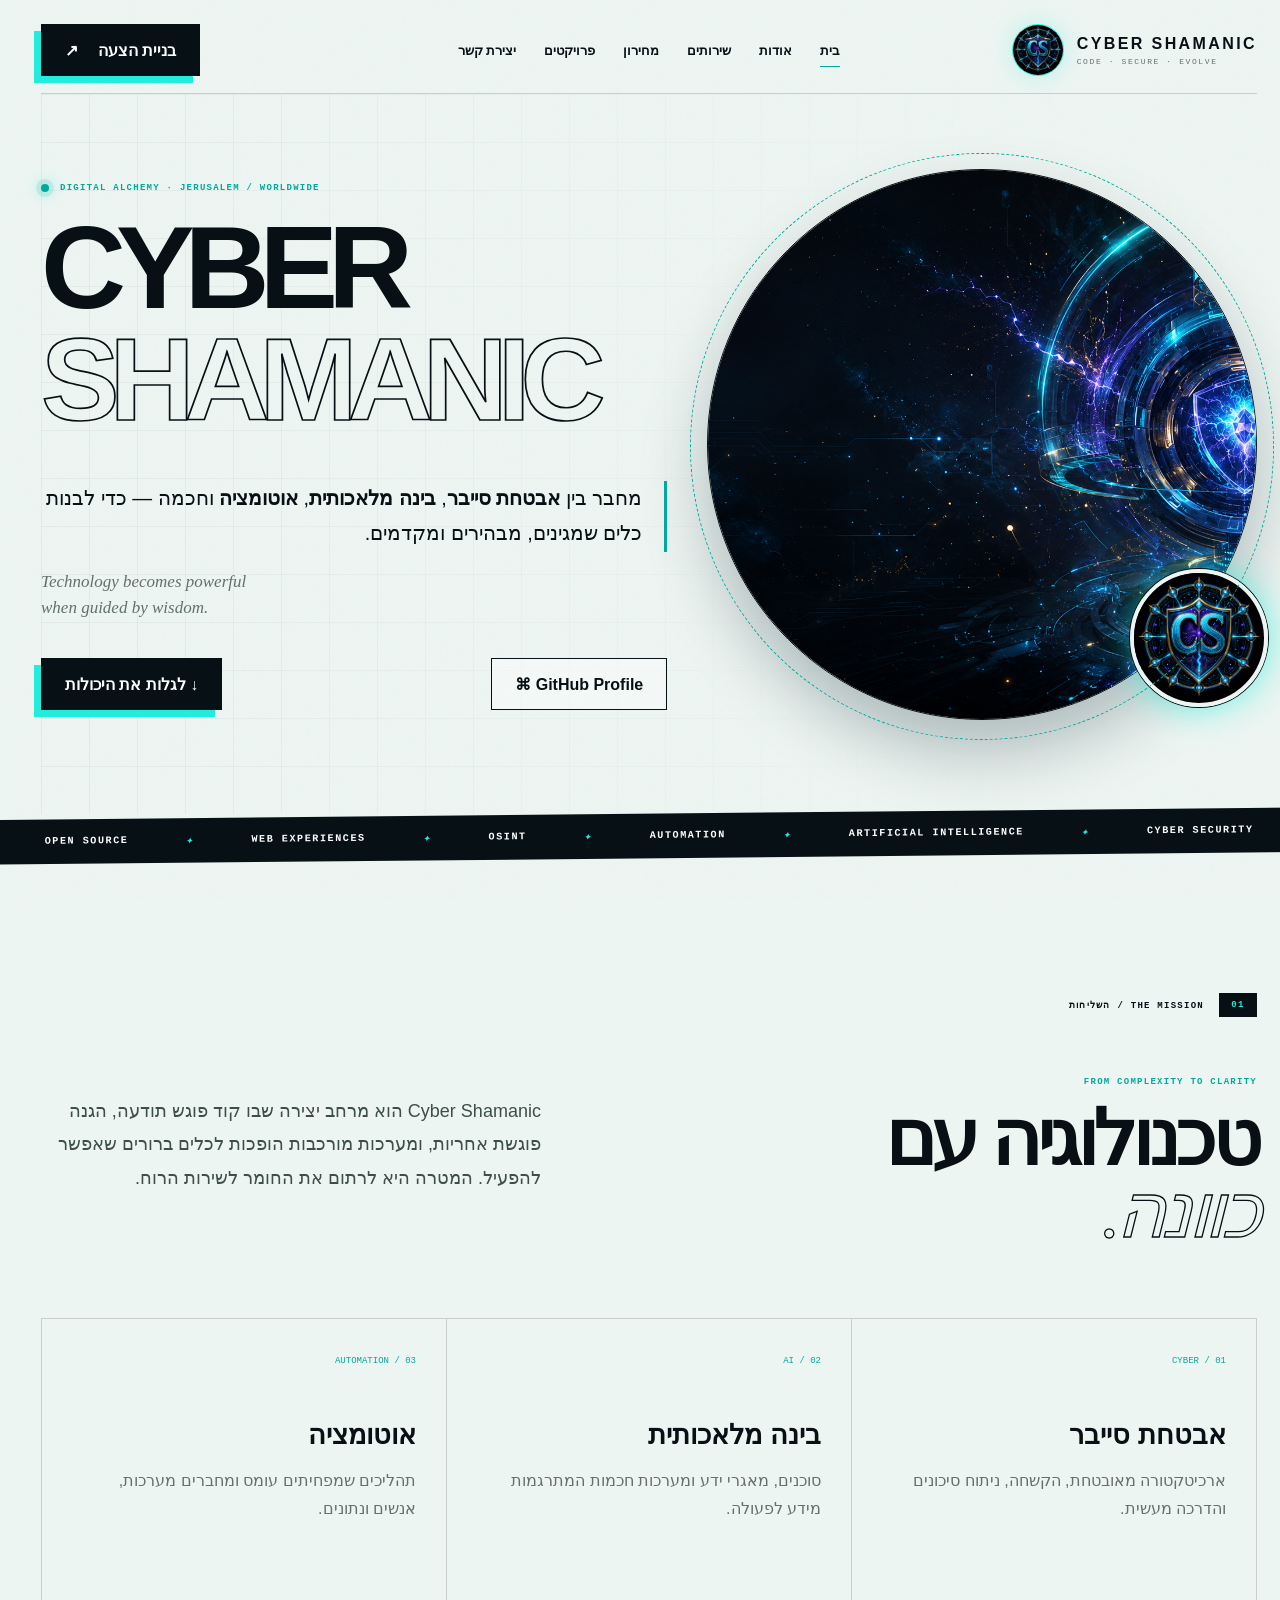
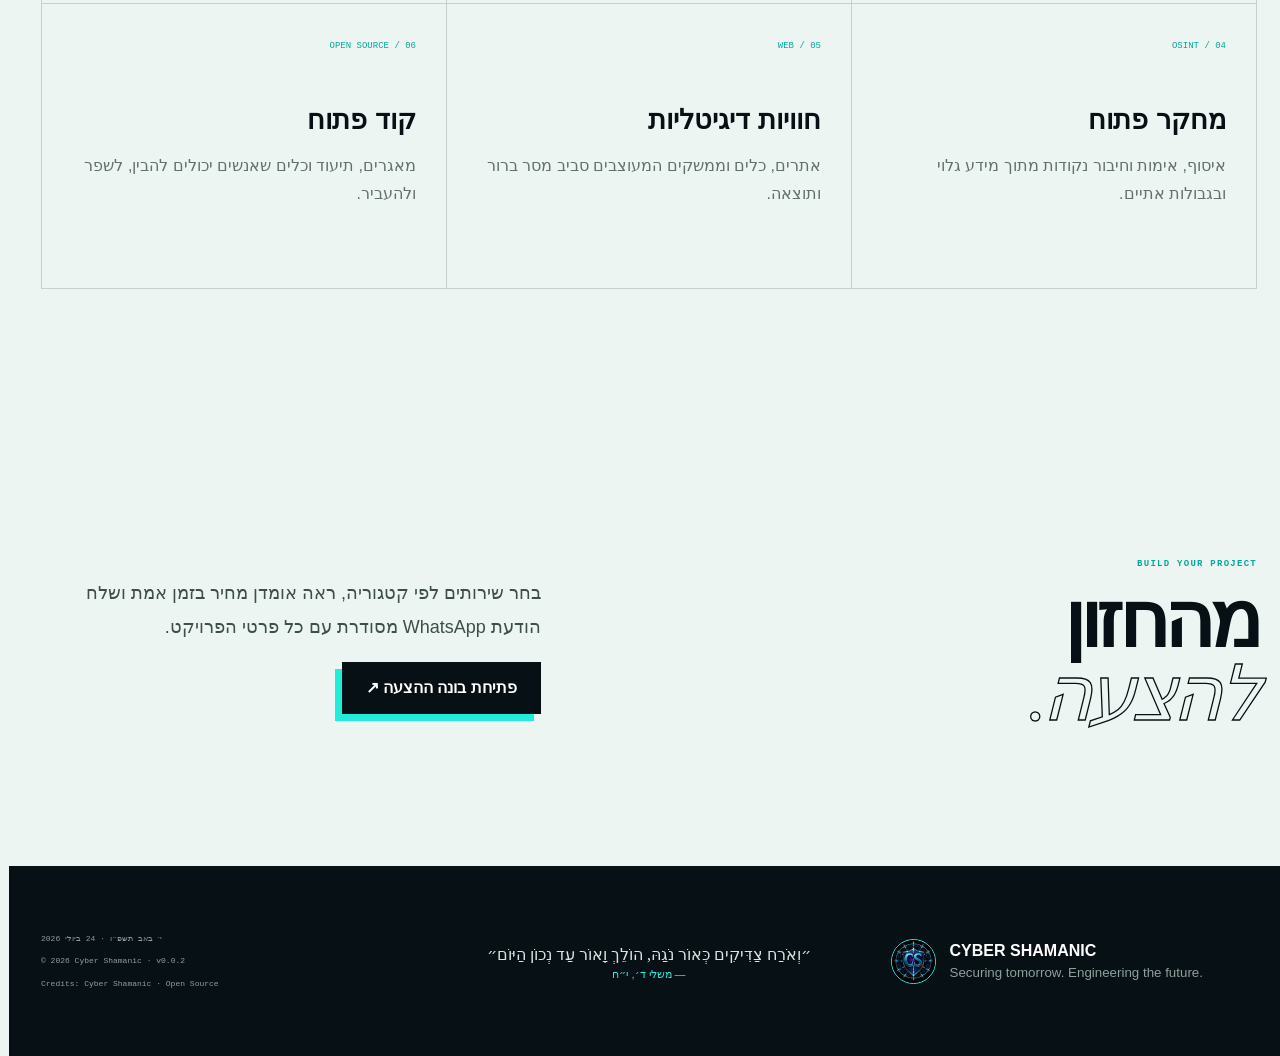
<file: index.html>
<!doctype html>
<html lang="he" dir="rtl">
<head>
  <meta charset="utf-8"><meta name="viewport" content="width=device-width,initial-scale=1">
  <meta name="theme-color" content="#071014">
  <meta name="description" content="Cyber Shamanic — Cybersecurity, AI, Automation, OSINT, Web and Open Source.">
  <title>Cyber Shamanic | Code · Secure · Evolve</title>
  <link rel="icon" href="assets/favicon.ico"><link rel="stylesheet" href="assets/css/site.css">
</head>
<body>
  <div class="noise" aria-hidden="true"></div>
  <header class="header wrap">
    <a class="brand" href="index.html"><img src="assets/images/logo-cs.png" alt=""><span><strong>CYBER SHAMANIC</strong><small>CODE · SECURE · EVOLVE</small></span></a>
    <nav class="nav" data-menu aria-label="ניווט ראשי"><a class="active" href="index.html">בית</a><a href="about.html">אודות</a><a href="services.html">שירותים</a><a href="pricing.html">מחירון</a><a href="projects.html">פרויקטים</a><a href="contact.html">יצירת קשר</a></nav>
    <button class="menu-button" type="button" data-menu-button aria-expanded="false" aria-label="פתיחת תפריט">☰</button>
    <a class="btn btn-dark" href="services.html#configure">בניית הצעה <span>↗</span></a>
  </header>
  <main>
    <section class="hero wrap">
      <div class="hero-copy">
        <div class="eyebrow"><span class="dot"></span>DIGITAL ALCHEMY · JERUSALEM / WORLDWIDE</div>
        <h1>CYBER<span>SHAMANIC</span></h1>
        <p class="hero-he">מחבר בין <strong>אבטחת סייבר</strong>, <strong>בינה מלאכותית</strong>, <strong>אוטומציה</strong> וחכמה — כדי לבנות כלים שמגינים, מבהירים ומקדמים.</p>
        <p class="motto">Technology becomes powerful<br>when guided by wisdom.</p>
        <div class="actions"><a class="btn btn-dark" href="services.html">לגלות את היכולות ↓</a><a class="btn btn-ghost" href="https://github.com/Cyber-Shamanic" target="_blank" rel="noreferrer">⌘ GitHub Profile</a></div>
      </div>
      <div class="hero-art" aria-hidden="true"><img src="assets/images/hero-cyber-shamanic.png" alt=""><img class="logo" src="assets/images/logo-cs.png" alt=""></div>
    </section>
    <div class="strip"><div><span>CYBER SECURITY</span><i>✦</i><span>ARTIFICIAL INTELLIGENCE</span><i>✦</i><span>AUTOMATION</span><i>✦</i><span>OSINT</span><i>✦</i><span>WEB EXPERIENCES</span><i>✦</i><span>OPEN SOURCE</span></div></div>
    <section class="section wrap" data-reveal>
      <div class="section-label"><span>01</span>THE MISSION / השליחות</div>
      <div class="grid2"><div><p class="overline">FROM COMPLEXITY TO CLARITY</p><h2>טכנולוגיה עם<br><em>כוונה.</em></h2></div><p class="lead">Cyber Shamanic הוא מרחב יצירה שבו קוד פוגש תודעה, הגנה פוגשת אחריות, ומערכות מורכבות הופכות לכלים ברורים שאפשר להפעיל. המטרה היא לרתום את החומר לשירות הרוח.</p></div>
      <div class="cards">
        <article class="card"><span>01 / CYBER</span><h3>אבטחת סייבר</h3><p>ארכיטקטורה מאובטחת, הקשחה, ניתוח סיכונים והדרכה מעשית.</p></article>
        <article class="card"><span>02 / AI</span><h3>בינה מלאכותית</h3><p>סוכנים, מאגרי ידע ומערכות חכמות המתרגמות מידע לפעולה.</p></article>
        <article class="card"><span>03 / AUTOMATION</span><h3>אוטומציה</h3><p>תהליכים שמפחיתים עומס ומחברים מערכות, אנשים ונתונים.</p></article>
        <article class="card"><span>04 / OSINT</span><h3>מחקר פתוח</h3><p>איסוף, אימות וחיבור נקודות מתוך מידע גלוי ובגבולות אתיים.</p></article>
        <article class="card"><span>05 / WEB</span><h3>חוויות דיגיטליות</h3><p>אתרים, כלים וממשקים המעוצבים סביב מסר ברור ותוצאה.</p></article>
        <article class="card"><span>06 / OPEN SOURCE</span><h3>קוד פתוח</h3><p>מאגרים, תיעוד וכלים שאנשים יכולים להבין, לשפר ולהעביר.</p></article>
      </div>
    </section>
    <section class="section wrap" data-reveal><div class="grid2"><div><p class="overline">BUILD YOUR PROJECT</p><h2>מהחזון<br><em>להצעה.</em></h2></div><div><p class="lead">בחר שירותים לפי קטגוריה, ראה אומדן מחיר בזמן אמת ושלח הודעת WhatsApp מסודרת עם כל פרטי הפרויקט.</p><a class="btn btn-dark" href="services.html#configure">פתיחת בונה ההצעה ↗</a></div></div></section>
  </main>
  <footer class="footer"><div class="footer-brand"><img src="assets/images/logo-cs.png" alt=""><div><strong>CYBER SHAMANIC</strong><small>Securing tomorrow. Engineering the future.</small></div></div><blockquote>״וְאֹרַח צַדִּיקִים כְּאוֹר נֹגַהּ, הוֹלֵךְ וָאוֹר עַד נְכוֹן הַיּוֹם״<cite>— משלי ד׳, י״ח</cite></blockquote><div class="footer-meta"><p>י׳ באב תשפ״ו · 24 ביולי 2026</p><p>© <span data-current-year></span> Cyber Shamanic · v0.0.2</p><p>Credits: Cyber Shamanic · Open Source</p></div></footer>
  <script src="functions/main.js"></script>
</body></html>
</file>
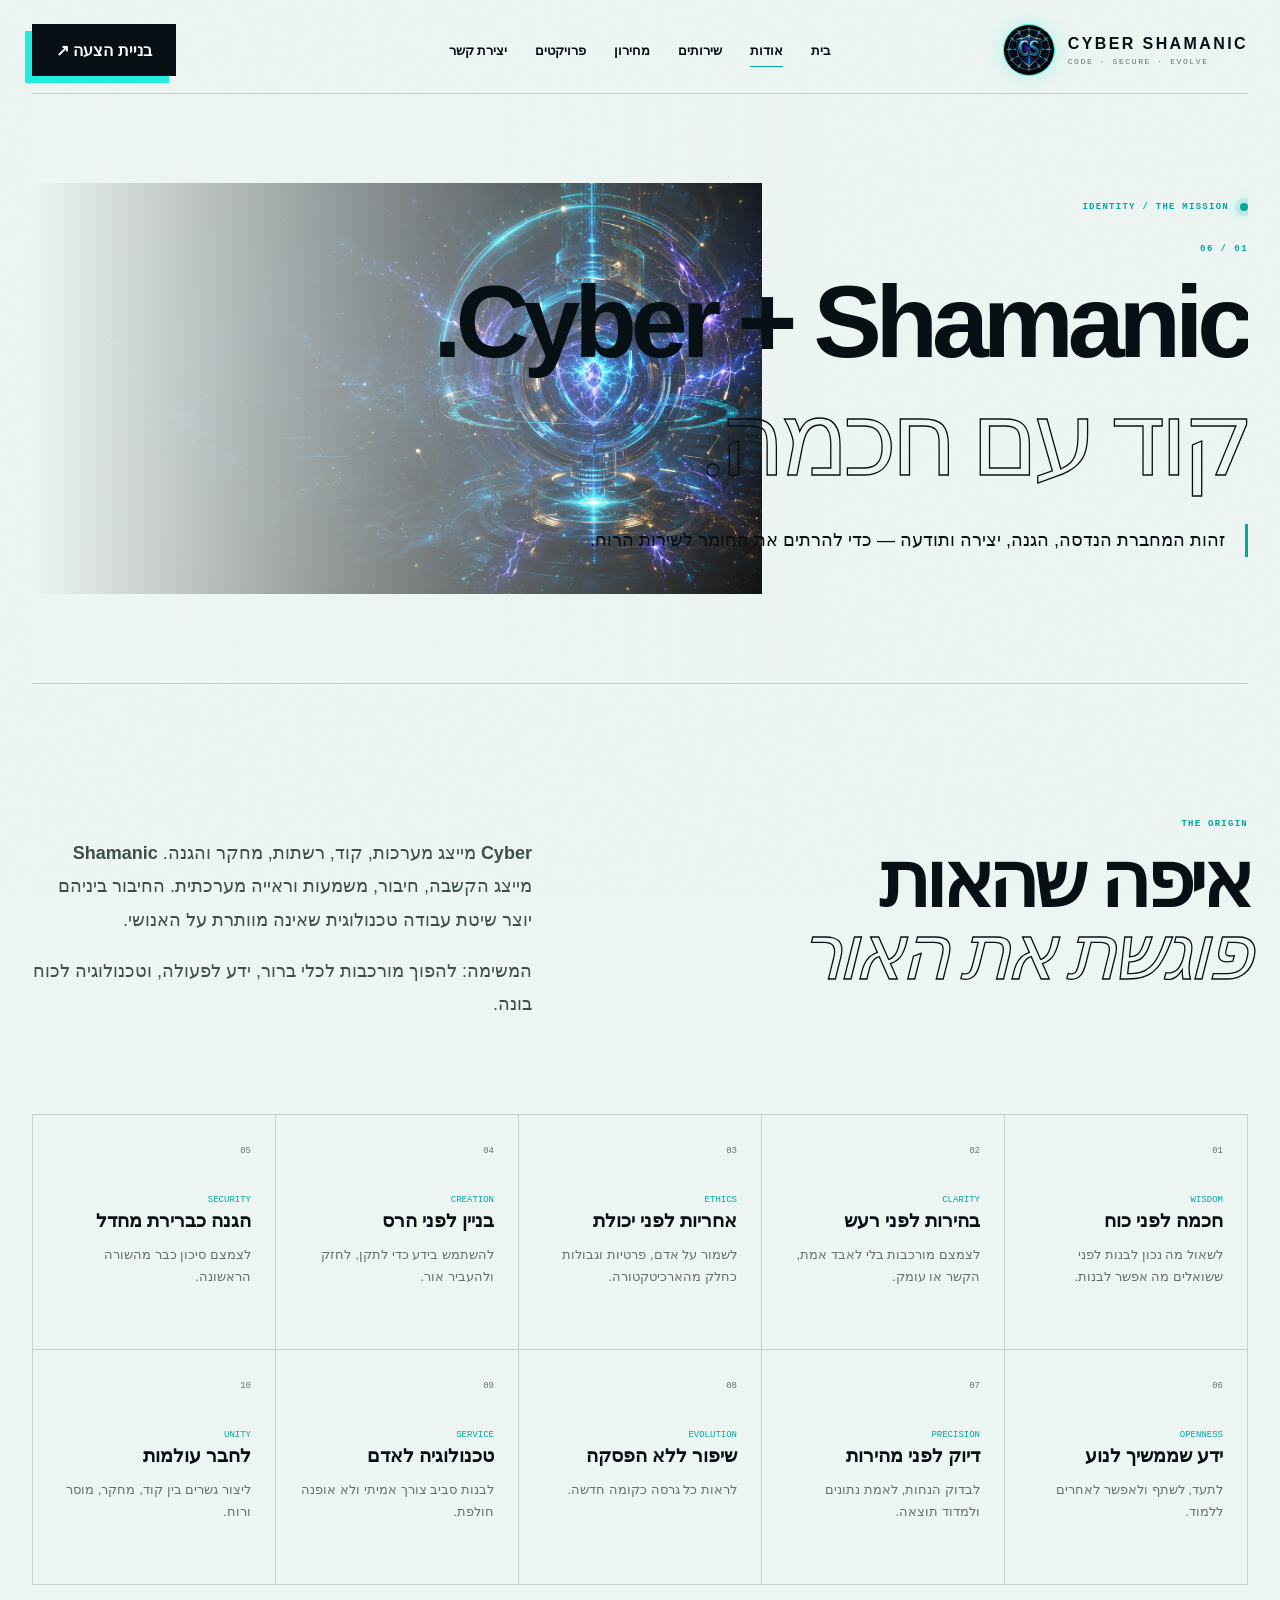
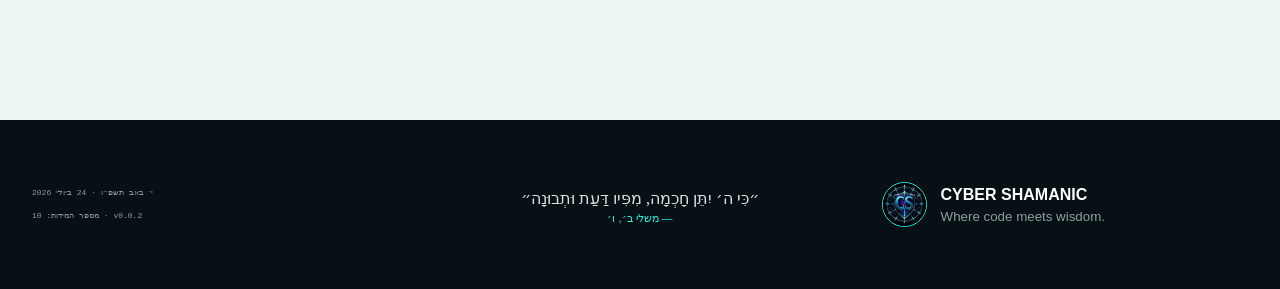
<file: about.html>
<!doctype html>
<html lang="he" dir="rtl">
<head>
  <meta charset="utf-8"><meta name="viewport" content="width=device-width,initial-scale=1"><meta name="theme-color" content="#071014">
  <meta name="description" content="החזון, הזהות ועשרת העקרונות של Cyber Shamanic.">
  <title>אודות והחזון | Cyber Shamanic</title><link rel="icon" href="assets/favicon.ico"><link rel="stylesheet" href="assets/css/site.css">
</head>
<body>
  <div class="noise"></div>
  <header class="header wrap"><a class="brand" href="index.html"><img src="assets/images/logo-cs.png" alt=""><span><strong>CYBER SHAMANIC</strong><small>CODE · SECURE · EVOLVE</small></span></a><nav class="nav" data-menu><a href="index.html">בית</a><a class="active" href="about.html">אודות</a><a href="services.html">שירותים</a><a href="pricing.html">מחירון</a><a href="projects.html">פרויקטים</a><a href="contact.html">יצירת קשר</a></nav><button class="menu-button" type="button" data-menu-button aria-expanded="false">☰</button><a class="btn btn-dark" href="services.html#configure">בניית הצעה ↗</a></header>
  <main>
    <section class="page-hero wrap"><div class="page-hero-copy"><div class="eyebrow"><span class="dot"></span>IDENTITY / THE MISSION</div><p class="page-num">01 / 06</p><h1>Cyber + Shamanic.<br><span>קוד עם חכמה.</span></h1><p class="page-lead">זהות המחברת הנדסה, הגנה, יצירה ותודעה — כדי להרתים את החומר לשירות הרוח.</p></div></section>
    <section class="section wrap">
      <div class="grid2" data-reveal><div><p class="overline">THE ORIGIN</p><h2>איפה שהאות<br><em>פוגשת את האור</em></h2></div><div><p class="lead"><strong>Cyber</strong> מייצג מערכות, קוד, רשתות, מחקר והגנה. <strong>Shamanic</strong> מייצג הקשבה, חיבור, משמעות וראייה מערכתית. החיבור ביניהם יוצר שיטת עבודה טכנולוגית שאינה מוותרת על האנושי.</p><p class="lead">המשימה: להפוך מורכבות לכלי ברור, ידע לפעולה, וטכנולוגיה לכוח בונה.</p></div></div>
      <div class="values">
        <article class="value"><span>01</span><p>WISDOM</p><h3>חכמה לפני כוח</h3><small>לשאול מה נכון לבנות לפני ששואלים מה אפשר לבנות.</small></article>
        <article class="value"><span>02</span><p>CLARITY</p><h3>בהירות לפני רעש</h3><small>לצמצם מורכבות בלי לאבד אמת, הקשר או עומק.</small></article>
        <article class="value"><span>03</span><p>ETHICS</p><h3>אחריות לפני יכולת</h3><small>לשמור על אדם, פרטיות וגבולות כחלק מהארכיטקטורה.</small></article>
        <article class="value"><span>04</span><p>CREATION</p><h3>בניין לפני הרס</h3><small>להשתמש בידע כדי לתקן, לחזק ולהעביר אור.</small></article>
        <article class="value"><span>05</span><p>SECURITY</p><h3>הגנה כברירת מחדל</h3><small>לצמצם סיכון כבר מהשורה הראשונה.</small></article>
        <article class="value"><span>06</span><p>OPENNESS</p><h3>ידע שממשיך לנוע</h3><small>לתעד, לשתף ולאפשר לאחרים ללמוד.</small></article>
        <article class="value"><span>07</span><p>PRECISION</p><h3>דיוק לפני מהירות</h3><small>לבדוק הנחות, לאמת נתונים ולמדוד תוצאה.</small></article>
        <article class="value"><span>08</span><p>EVOLUTION</p><h3>שיפור ללא הפסקה</h3><small>לראות כל גרסה כקומה חדשה.</small></article>
        <article class="value"><span>09</span><p>SERVICE</p><h3>טכנולוגיה לאדם</h3><small>לבנות סביב צורך אמיתי ולא אופנה חולפת.</small></article>
        <article class="value"><span>10</span><p>UNITY</p><h3>לחבר עולמות</h3><small>ליצור גשרים בין קוד, מחקר, מוסר ורוח.</small></article>
      </div>
    </section>
  </main>
  <footer class="footer"><div class="footer-brand"><img src="assets/images/logo-cs.png" alt=""><div><strong>CYBER SHAMANIC</strong><small>Where code meets wisdom.</small></div></div><blockquote>״כִּי ה׳ יִתֵּן חָכְמָה, מִפִּיו דַּעַת וּתְבוּנָה״<cite>— משלי ב׳, ו׳</cite></blockquote><div class="footer-meta"><p>י׳ באב תשפ״ו · 24 ביולי 2026</p><p>מספר המידות: 10 · v0.0.2</p></div></footer>
  <script src="functions/main.js"></script>
</body></html>
</file>
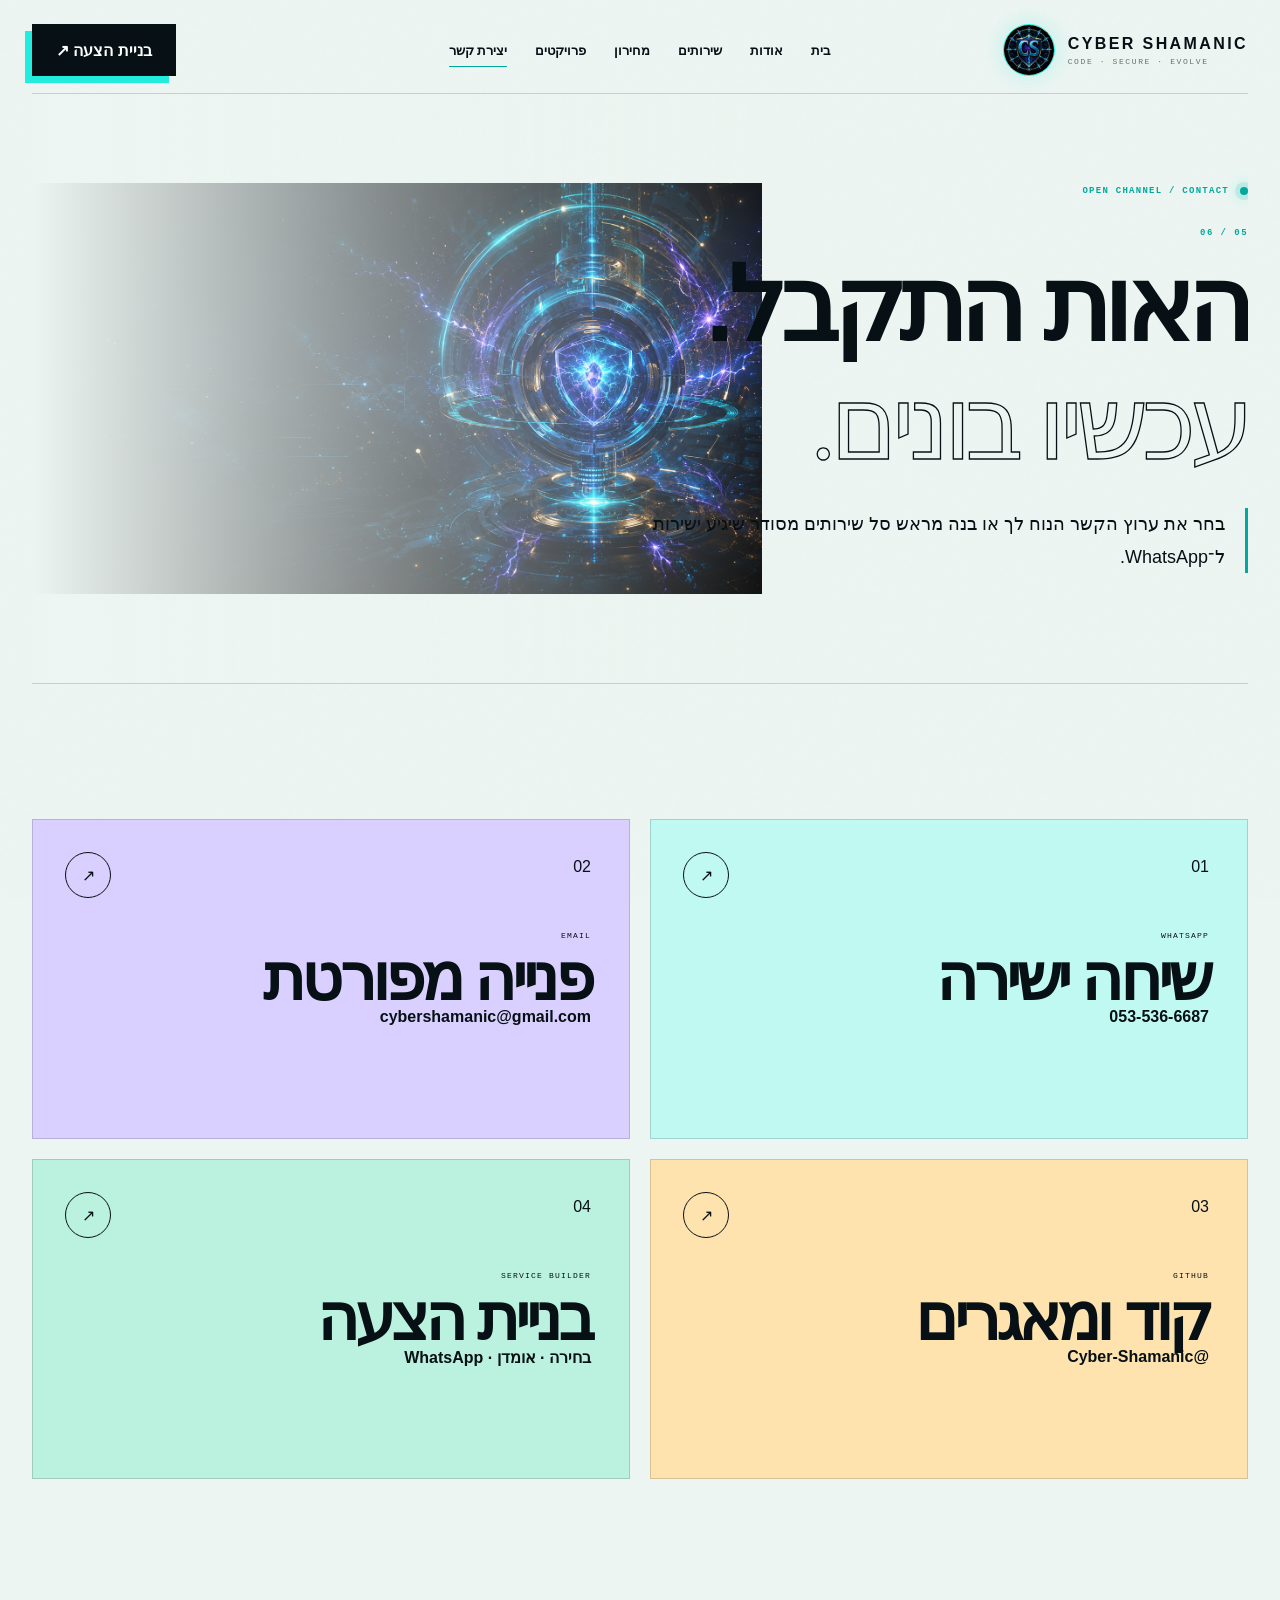
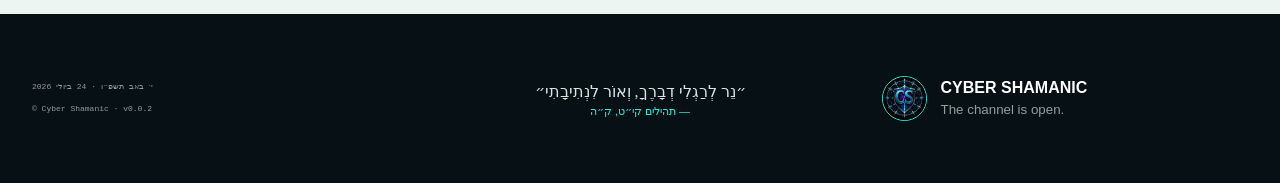
<file: contact.html>
<!doctype html>
<html lang="he" dir="rtl">
<head>
  <meta charset="utf-8"><meta name="viewport" content="width=device-width,initial-scale=1"><meta name="theme-color" content="#071014">
  <meta name="description" content="יצירת קשר עם Cyber Shamanic דרך WhatsApp, email, GitHub או בונה ההצעה.">
  <title>יצירת קשר | Cyber Shamanic</title><link rel="icon" href="assets/favicon.ico"><link rel="stylesheet" href="assets/css/site.css">
</head>
<body>
  <div class="noise"></div>
  <header class="header wrap"><a class="brand" href="index.html"><img src="assets/images/logo-cs.png" alt=""><span><strong>CYBER SHAMANIC</strong><small>CODE · SECURE · EVOLVE</small></span></a><nav class="nav" data-menu><a href="index.html">בית</a><a href="about.html">אודות</a><a href="services.html">שירותים</a><a href="pricing.html">מחירון</a><a href="projects.html">פרויקטים</a><a class="active" href="contact.html">יצירת קשר</a></nav><button class="menu-button" type="button" data-menu-button aria-expanded="false">☰</button><a class="btn btn-dark" href="services.html#configure">בניית הצעה ↗</a></header>
  <main>
    <section class="page-hero wrap"><div class="page-hero-copy"><div class="eyebrow"><span class="dot"></span>OPEN CHANNEL / CONTACT</div><p class="page-num">05 / 06</p><h1>האות התקבל.<br><span>עכשיו בונים.</span></h1><p class="page-lead">בחר את ערוץ הקשר הנוח לך או בנה מראש סל שירותים מסודר שיגיע ישירות ל־WhatsApp.</p></div></section>
    <section class="section wrap contact-grid">
      <a class="contact-card cyan" href="https://wa.me/972535366687" target="_blank" rel="noreferrer"><span>01</span><p>WHATSAPP</p><h2>שיחה ישירה</h2><strong>053-536-6687</strong><i>↗</i></a>
      <a class="contact-card violet" href="mailto:cybershamanic@gmail.com"><span>02</span><p>EMAIL</p><h2>פנייה מפורטת</h2><strong>cybershamanic@gmail.com</strong><i>↗</i></a>
      <a class="contact-card gold" href="https://github.com/Cyber-Shamanic" target="_blank" rel="noreferrer"><span>03</span><p>GITHUB</p><h2>קוד ומאגרים</h2><strong>@Cyber-Shamanic</strong><i>↗</i></a>
      <a class="contact-card emerald" href="services.html#configure"><span>04</span><p>SERVICE BUILDER</p><h2>בניית הצעה</h2><strong>בחירה · אומדן · WhatsApp</strong><i>↗</i></a>
    </section>
  </main>
  <footer class="footer"><div class="footer-brand"><img src="assets/images/logo-cs.png" alt=""><div><strong>CYBER SHAMANIC</strong><small>The channel is open.</small></div></div><blockquote>״נֵר לְרַגְלִי דְבָרֶךָ, וְאוֹר לִנְתִיבָתִי״<cite>— תהילים קי״ט, ק״ה</cite></blockquote><div class="footer-meta"><p>י׳ באב תשפ״ו · 24 ביולי 2026</p><p>© Cyber Shamanic · v0.0.2</p></div></footer>
  <script src="functions/main.js"></script>
</body></html>
</file>
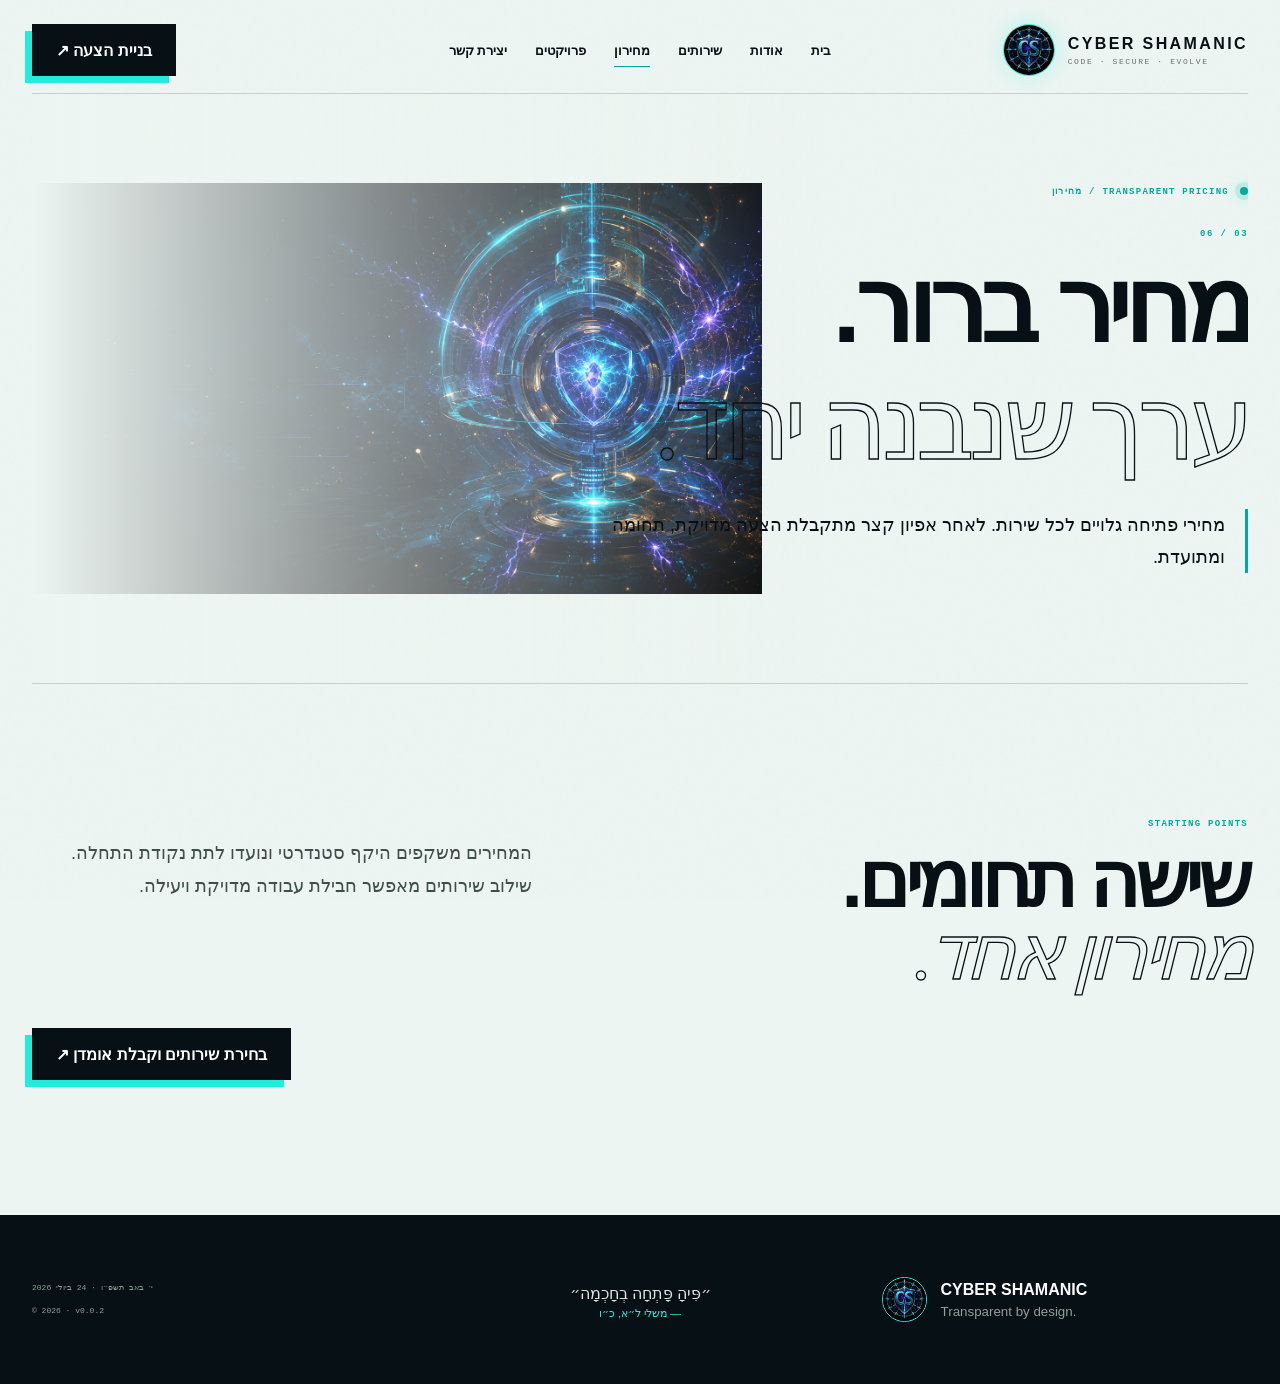
<file: pricing.html>
<!doctype html>
<html lang="he" dir="rtl">
<head>
  <meta charset="utf-8"><meta name="viewport" content="width=device-width,initial-scale=1"><meta name="theme-color" content="#071014">
  <meta name="description" content="מחירון שירותי Cyber Shamanic — Cyber, AI, Automation, OSINT, Web and Open Source.">
  <title>מחירון שירותים | Cyber Shamanic</title>
  <link rel="icon" href="assets/favicon.ico"><link rel="stylesheet" href="assets/css/site.css">
</head>
<body>
  <div class="noise"></div>
  <header class="header wrap"><a class="brand" href="index.html"><img src="assets/images/logo-cs.png" alt=""><span><strong>CYBER SHAMANIC</strong><small>CODE · SECURE · EVOLVE</small></span></a><nav class="nav" data-menu><a href="index.html">בית</a><a href="about.html">אודות</a><a href="services.html">שירותים</a><a class="active" href="pricing.html">מחירון</a><a href="projects.html">פרויקטים</a><a href="contact.html">יצירת קשר</a></nav><button class="menu-button" type="button" data-menu-button aria-expanded="false">☰</button><a class="btn btn-dark" href="services.html#configure">בניית הצעה ↗</a></header>
  <main>
    <section class="page-hero wrap"><div class="page-hero-copy"><div class="eyebrow"><span class="dot"></span>TRANSPARENT PRICING / מחירון</div><p class="page-num">03 / 06</p><h1>מחיר ברור.<br><span>ערך שנבנה יחד.</span></h1><p class="page-lead">מחירי פתיחה גלויים לכל שירות. לאחר אפיון קצר מתקבלת הצעה מדויקת, תחומה ומתועדת.</p></div></section>
    <section class="section wrap"><div class="grid2" data-reveal><div><p class="overline">STARTING POINTS</p><h2>שישה תחומים.<br><em>מחירון אחד.</em></h2></div><p class="lead">המחירים משקפים היקף סטנדרטי ונועדו לתת נקודת התחלה. שילוב שירותים מאפשר חבילת עבודה מדויקת ויעילה.</p></div><div class="pricing-list" data-pricing></div><div class="actions"><a class="btn btn-dark" href="services.html#configure">בחירת שירותים וקבלת אומדן ↗</a></div></section>
  </main>
  <footer class="footer"><div class="footer-brand"><img src="assets/images/logo-cs.png" alt=""><div><strong>CYBER SHAMANIC</strong><small>Transparent by design.</small></div></div><blockquote>״פִּיהָ פָּתְחָה בְחָכְמָה״<cite>— משלי ל״א, כ״ו</cite></blockquote><div class="footer-meta"><p>י׳ באב תשפ״ו · 24 ביולי 2026</p><p>© <span data-current-year></span> · v0.0.2</p></div></footer>
  <script src="functions/main.js"></script><script src="functions/services-data.js"></script><script src="functions/pricing.js"></script>
</body></html>
</file>
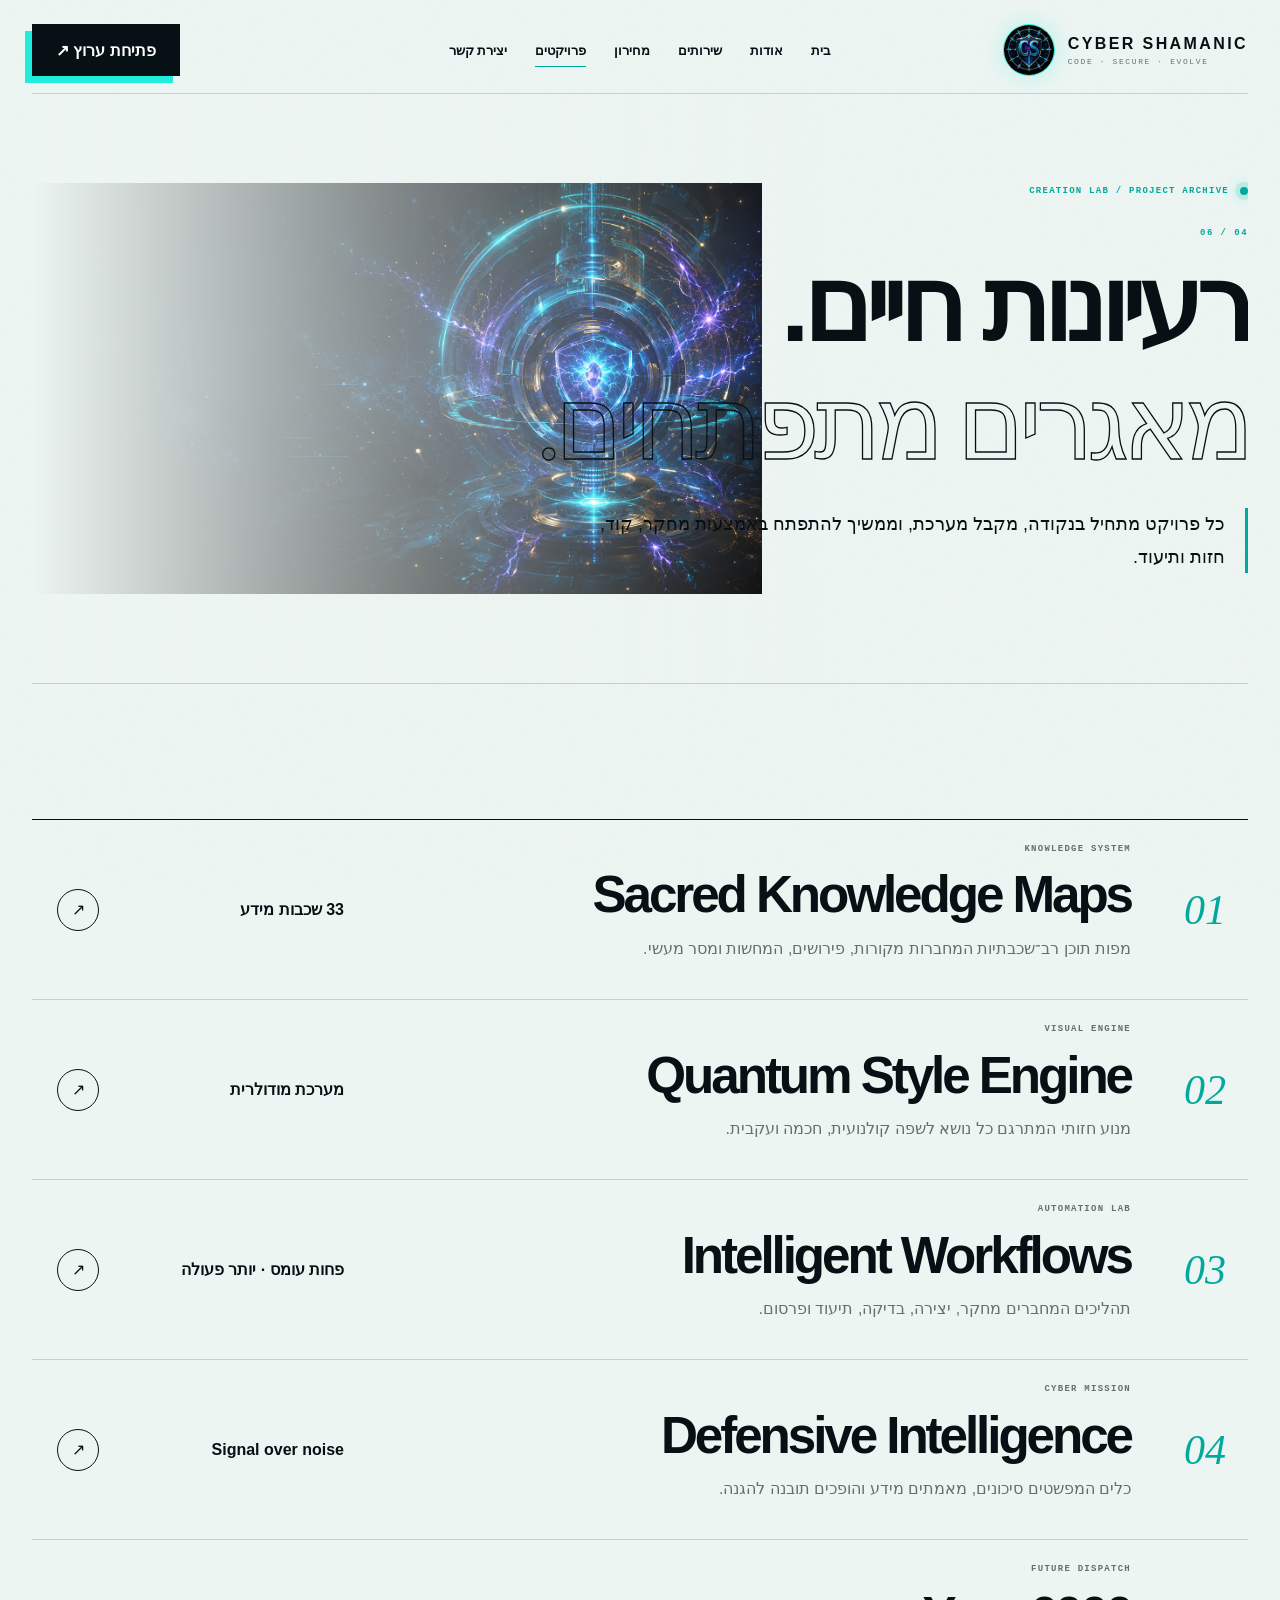
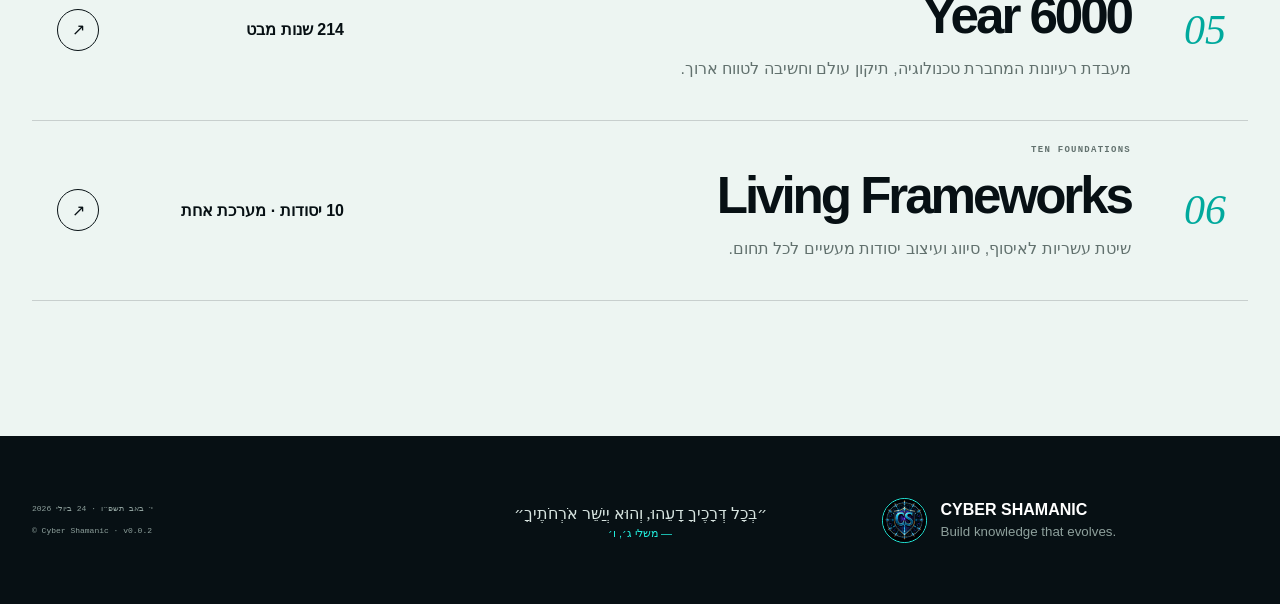
<file: projects.html>
<!doctype html>
<html lang="he" dir="rtl">
<head>
  <meta charset="utf-8"><meta name="viewport" content="width=device-width,initial-scale=1"><meta name="theme-color" content="#071014">
  <meta name="description" content="מעבדת הפרויקטים והמאגרים המתפתחים של Cyber Shamanic.">
  <title>פרויקטים ומאגרים | Cyber Shamanic</title><link rel="icon" href="assets/favicon.ico"><link rel="stylesheet" href="assets/css/site.css">
</head>
<body>
  <div class="noise"></div>
  <header class="header wrap"><a class="brand" href="index.html"><img src="assets/images/logo-cs.png" alt=""><span><strong>CYBER SHAMANIC</strong><small>CODE · SECURE · EVOLVE</small></span></a><nav class="nav" data-menu><a href="index.html">בית</a><a href="about.html">אודות</a><a href="services.html">שירותים</a><a href="pricing.html">מחירון</a><a class="active" href="projects.html">פרויקטים</a><a href="contact.html">יצירת קשר</a></nav><button class="menu-button" type="button" data-menu-button aria-expanded="false">☰</button><a class="btn btn-dark" href="contact.html">פתיחת ערוץ ↗</a></header>
  <main>
    <section class="page-hero wrap"><div class="page-hero-copy"><div class="eyebrow"><span class="dot"></span>CREATION LAB / PROJECT ARCHIVE</div><p class="page-num">04 / 06</p><h1>רעיונות חיים.<br><span>מאגרים מתפתחים.</span></h1><p class="page-lead">כל פרויקט מתחיל בנקודה, מקבל מערכת, וממשיך להתפתח באמצעות מחקר, קוד, חזות ותיעוד.</p></div></section>
    <section class="section wrap">
      <div class="project-list" data-reveal>
        <article class="project-row"><span>01</span><div><p class="overline">KNOWLEDGE SYSTEM</p><h2>Sacred Knowledge Maps</h2><p>מפות תוכן רב־שכבתיות המחברות מקורות, פירושים, המחשות ומסר מעשי.</p></div><strong>33 שכבות מידע</strong><i>↗</i></article>
        <article class="project-row"><span>02</span><div><p class="overline">VISUAL ENGINE</p><h2>Quantum Style Engine</h2><p>מנוע חזותי המתרגם כל נושא לשפה קולנועית, חכמה ועקבית.</p></div><strong>מערכת מודולרית</strong><i>↗</i></article>
        <article class="project-row"><span>03</span><div><p class="overline">AUTOMATION LAB</p><h2>Intelligent Workflows</h2><p>תהליכים המחברים מחקר, יצירה, בדיקה, תיעוד ופרסום.</p></div><strong>פחות עומס · יותר פעולה</strong><i>↗</i></article>
        <article class="project-row"><span>04</span><div><p class="overline">CYBER MISSION</p><h2>Defensive Intelligence</h2><p>כלים המפשטים סיכונים, מאמתים מידע והופכים תובנה להגנה.</p></div><strong>Signal over noise</strong><i>↗</i></article>
        <article class="project-row"><span>05</span><div><p class="overline">FUTURE DISPATCH</p><h2>Year 6000</h2><p>מעבדת רעיונות המחברת טכנולוגיה, תיקון עולם וחשיבה לטווח ארוך.</p></div><strong>214 שנות מבט</strong><i>↗</i></article>
        <article class="project-row"><span>06</span><div><p class="overline">TEN FOUNDATIONS</p><h2>Living Frameworks</h2><p>שיטת עשריות לאיסוף, סיווג ועיצוב יסודות מעשיים לכל תחום.</p></div><strong>10 יסודות · מערכת אחת</strong><i>↗</i></article>
      </div>
    </section>
  </main>
  <footer class="footer"><div class="footer-brand"><img src="assets/images/logo-cs.png" alt=""><div><strong>CYBER SHAMANIC</strong><small>Build knowledge that evolves.</small></div></div><blockquote>״בְּכָל דְּרָכֶיךָ דָעֵהוּ, וְהוּא יְיַשֵּׁר אֹרְחֹתֶיךָ״<cite>— משלי ג׳, ו׳</cite></blockquote><div class="footer-meta"><p>י׳ באב תשפ״ו · 24 ביולי 2026</p><p>© Cyber Shamanic · v0.0.2</p></div></footer>
  <script src="functions/main.js"></script>
</body></html>
</file>
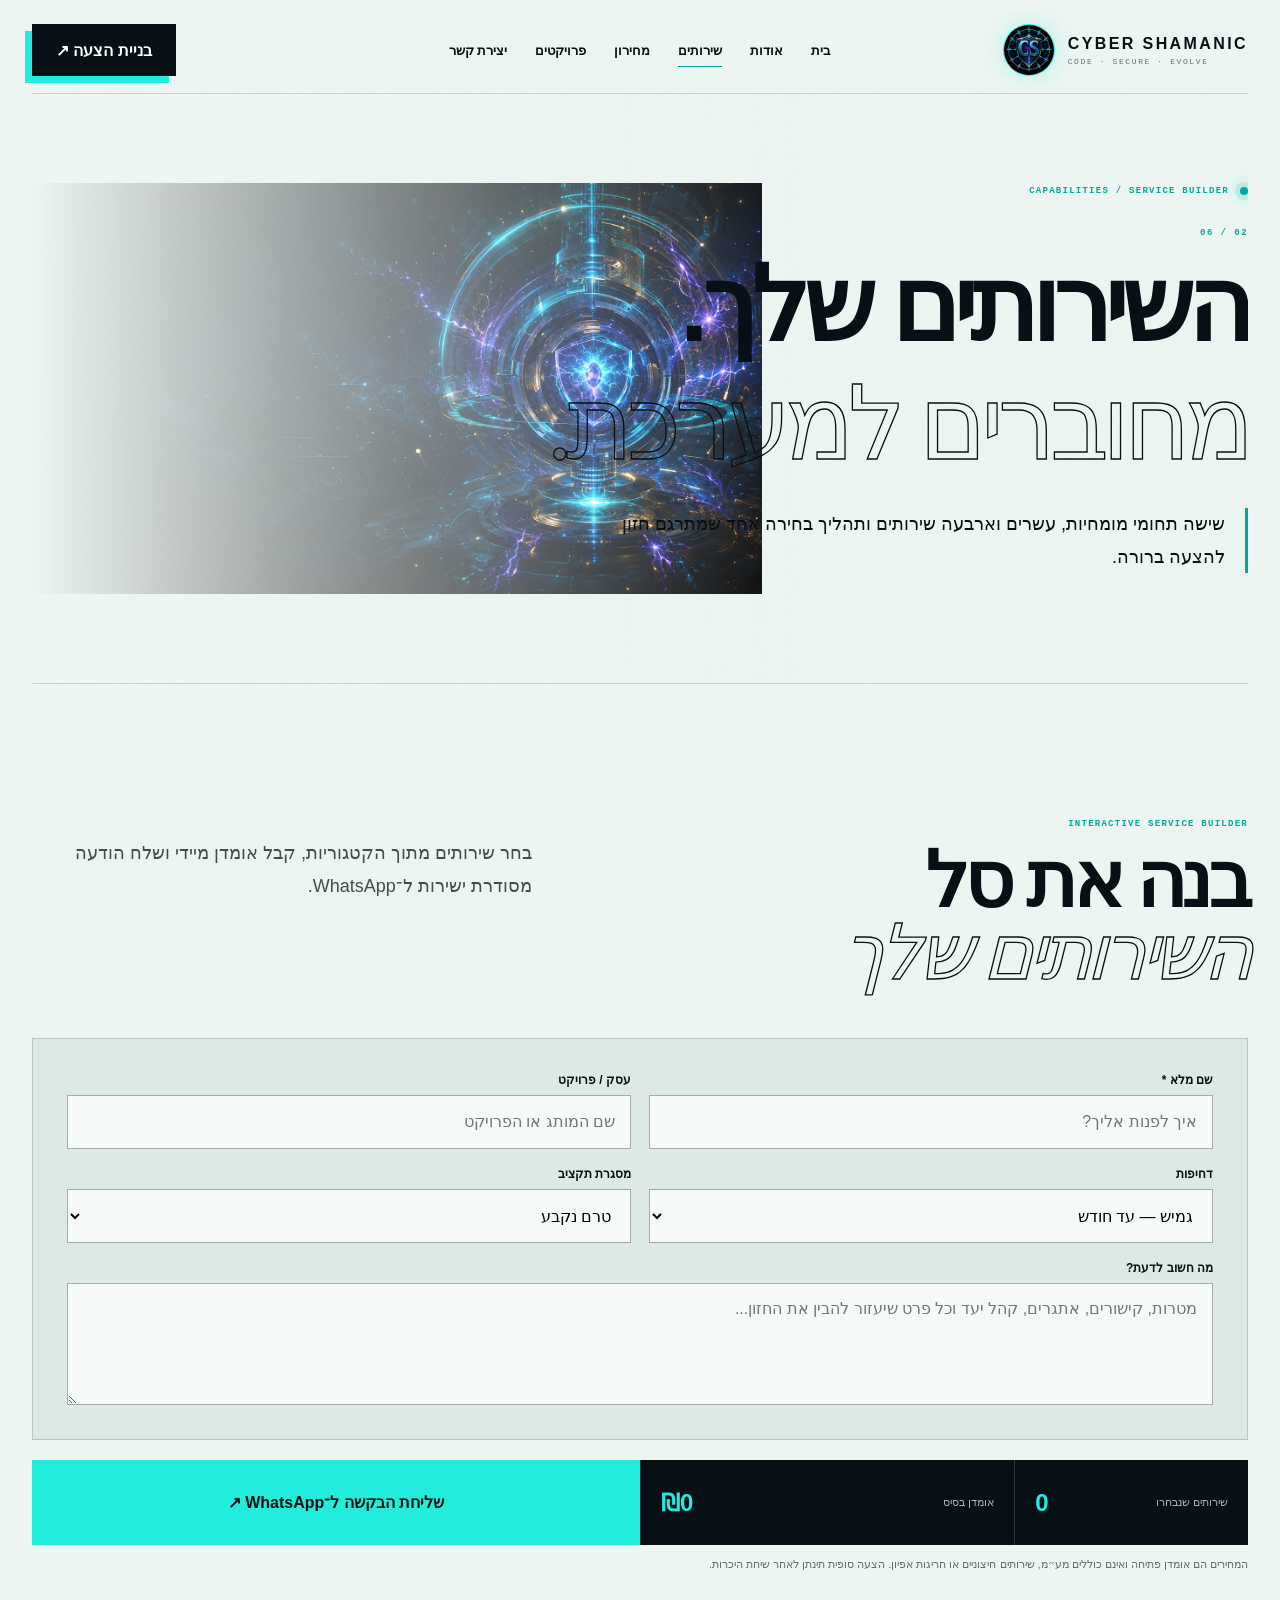
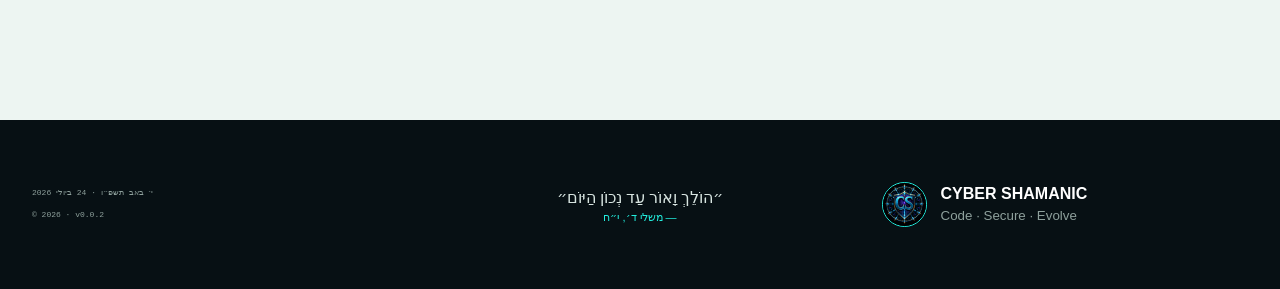
<file: services.html>
<!doctype html>
<html lang="he" dir="rtl">
<head>
  <meta charset="utf-8"><meta name="viewport" content="width=device-width,initial-scale=1"><meta name="theme-color" content="#071014">
  <meta name="description" content="שירותי Cyber Shamanic ובונה הצעה אינטראקטיבי עם שליחה ל־WhatsApp.">
  <title>שירותים ובניית הצעה | Cyber Shamanic</title>
  <link rel="icon" href="assets/favicon.ico"><link rel="stylesheet" href="assets/css/site.css">
</head>
<body>
  <div class="noise" aria-hidden="true"></div>
  <header class="header wrap"><a class="brand" href="index.html"><img src="assets/images/logo-cs.png" alt=""><span><strong>CYBER SHAMANIC</strong><small>CODE · SECURE · EVOLVE</small></span></a><nav class="nav" data-menu><a href="index.html">בית</a><a href="about.html">אודות</a><a class="active" href="services.html">שירותים</a><a href="pricing.html">מחירון</a><a href="projects.html">פרויקטים</a><a href="contact.html">יצירת קשר</a></nav><button class="menu-button" type="button" data-menu-button aria-expanded="false" aria-label="פתיחת תפריט">☰</button><a class="btn btn-dark" href="#configure">בניית הצעה ↗</a></header>
  <main>
    <section class="page-hero wrap"><div class="page-hero-copy"><div class="eyebrow"><span class="dot"></span>CAPABILITIES / SERVICE BUILDER</div><p class="page-num">02 / 06</p><h1>השירותים שלך.<br><span>מחוברים למערכת.</span></h1><p class="page-lead">שישה תחומי מומחיות, עשרים וארבעה שירותים ותהליך בחירה אחד שמתרגם חזון להצעה ברורה.</p></div></section>
    <section class="section wrap" id="configure">
      <div class="grid2" data-reveal><div><p class="overline">INTERACTIVE SERVICE BUILDER</p><h2>בנה את סל<br><em>השירותים שלך</em></h2></div><p class="lead">בחר שירותים מתוך הקטגוריות, קבל אומדן מיידי ושלח הודעה מסודרת ישירות ל־WhatsApp.</p></div>
      <form data-service-form>
        <div data-service-categories></div>
        <div class="fields">
          <label><span>שם מלא *</span><input required name="name" placeholder="איך לפנות אליך?"></label>
          <label><span>עסק / פרויקט</span><input name="business" placeholder="שם המותג או הפרויקט"></label>
          <label><span>דחיפות</span><select name="urgency"><option>גמיש — עד חודש</option><option>במהלך השבועיים הקרובים</option><option>דחוף — עד שבוע</option><option>פרויקט מתמשך</option></select></label>
          <label><span>מסגרת תקציב</span><select name="budget"><option>טרם נקבע</option><option>עד ₪2,500</option><option>₪2,500–₪7,500</option><option>₪7,500–₪15,000</option><option>מעל ₪15,000</option></select></label>
          <label class="full"><span>מה חשוב לדעת?</span><textarea name="notes" rows="5" placeholder="מטרות, קישורים, אתגרים, קהל יעד וכל פרט שיעזור להבין את החזון..."></textarea></label>
        </div>
        <div class="summary"><div><span>שירותים שנבחרו</span><strong data-selected-count>0</strong></div><div><span>אומדן בסיס</span><strong data-selected-total>₪0</strong></div><button class="btn" type="submit">שליחת הבקשה ל־WhatsApp ↗</button></div>
        <p class="warning" data-form-warning tabindex="-1" hidden>בחר לפחות שירות אחד כדי להכין את ההודעה.</p>
        <p class="note">המחירים הם אומדן פתיחה ואינם כוללים מע״מ, שירותים חיצוניים או חריגות אפיון. הצעה סופית תינתן לאחר שיחת היכרות.</p>
      </form>
    </section>
  </main>
  <footer class="footer"><div class="footer-brand"><img src="assets/images/logo-cs.png" alt=""><div><strong>CYBER SHAMANIC</strong><small>Code · Secure · Evolve</small></div></div><blockquote>״הוֹלֵךְ וָאוֹר עַד נְכוֹן הַיּוֹם״<cite>— משלי ד׳, י״ח</cite></blockquote><div class="footer-meta"><p>י׳ באב תשפ״ו · 24 ביולי 2026</p><p>© <span data-current-year></span> · v0.0.2</p></div></footer>
  <script src="functions/main.js"></script><script src="functions/services-data.js"></script><script src="functions/whatsapp.js"></script>
</body></html>
</file>
<file: assets/css/site.css>
:root{--ink:#071014;--paper:#edf5f2;--paper2:#dce9e5;--cyan:#22eddd;--cyan2:#00a99d;--violet:#855cff;--gold:#ffc766;--muted:#62716e;--line:rgba(7,16,20,.16)}
*{box-sizing:border-box}html{scroll-behavior:smooth}body{margin:0;overflow-x:hidden;background:var(--paper);color:var(--ink);font-family:Arial,"Noto Sans Hebrew",sans-serif}a{color:inherit;text-decoration:none}button,input,select,textarea{font:inherit}::selection{background:var(--cyan)}
.noise{position:fixed;inset:0;z-index:-1;pointer-events:none;opacity:.18;background-image:url("data:image/svg+xml,%3Csvg viewBox='0 0 180 180' xmlns='http://www.w3.org/2000/svg'%3E%3Cfilter id='n'%3E%3CfeTurbulence type='fractalNoise' baseFrequency='.94' numOctaves='3' stitchTiles='stitch'/%3E%3C/filter%3E%3Crect width='100%25' height='100%25' filter='url(%23n)' opacity='.1'/%3E%3C/svg%3E")}
.wrap{width:min(1400px,calc(100% - 64px));margin:auto}.header{position:relative;z-index:20;display:grid;grid-template-columns:1fr auto 1fr;align-items:center;padding:24px 0 17px;border-bottom:1px solid var(--line)}.brand{direction:ltr;display:flex;align-items:center;gap:13px;width:max-content}.brand img{width:52px;height:52px;object-fit:cover;border:1px solid var(--cyan);border-radius:50%;box-shadow:0 0 22px #22eddd44}.brand strong{display:block;letter-spacing:.15em}.brand small{display:block;margin-top:4px;color:var(--muted);font:8px monospace;letter-spacing:.2em}.nav{display:flex;gap:28px;font-size:13px;font-weight:800}.nav a{position:relative;padding:10px 0}.nav a:after{content:"";position:absolute;right:0;bottom:1px;width:0;height:1px;background:var(--cyan2);transition:.2s}.nav a:hover:after,.nav a.active:after{width:100%}.menu-button{display:none}
.btn{display:inline-flex;align-items:center;justify-content:center;gap:20px;min-height:52px;padding:0 23px;border:1px solid var(--ink);font-weight:850;transition:.2s}.btn-dark{margin-right:auto;background:var(--ink);color:white;box-shadow:-7px 7px 0 var(--cyan)}.btn:hover{transform:translate(2px,-2px)}.btn-ghost{background:#ffffff66}
.hero{position:relative;display:grid;grid-template-columns:1.03fr .97fr;align-items:center;min-height:720px;padding:70px 0 85px;direction:ltr}.hero:before{content:"";position:absolute;inset:0;z-index:-1;background-image:linear-gradient(#0710140b 1px,transparent 1px),linear-gradient(90deg,#0710140b 1px,transparent 1px);background-size:48px 48px;mask-image:linear-gradient(90deg,#000,transparent 90%)}.hero-copy{position:relative;z-index:2}.eyebrow,.overline{color:var(--cyan2);font:800 9px monospace;letter-spacing:.14em}.eyebrow{display:flex;align-items:center;gap:11px;margin-bottom:32px}.dot{width:8px;height:8px;border-radius:50%;background:var(--cyan2);box-shadow:0 0 0 5px #00a99d22,0 0 16px var(--cyan)}
h1{margin:0;font-size:clamp(4.6rem,9.2vw,9.5rem);font-weight:900;line-height:.73;letter-spacing:-.085em}h1 span{display:block;margin-top:.22em;color:transparent;-webkit-text-stroke:1.7px var(--ink)}.hero-he{max-width:660px;margin:58px 0 0;padding-right:22px;border-right:3px solid var(--cyan2);direction:rtl;text-align:right;font-size:clamp(1.05rem,1.55vw,1.3rem);line-height:1.8}.motto{color:var(--muted);font:italic 17px/1.5 Georgia,serif}.actions{display:flex;flex-wrap:wrap;gap:15px;margin-top:38px}
.hero-art{position:relative;width:min(43vw,610px);aspect-ratio:1;justify-self:end}.hero-art>img:first-child{width:100%;height:100%;object-fit:cover;border:1px solid;border-radius:50%;box-shadow:0 32px 65px #001f2b44}.hero-art .logo{position:absolute;right:-2%;bottom:3%;width:25%;border:4px solid var(--paper);border-radius:50%;box-shadow:0 0 0 1px var(--ink),0 0 35px #22edddaa}.hero-art:after{content:"";position:absolute;inset:-3%;border:1px dashed var(--cyan2);border-radius:50%;animation:spin 50s linear infinite}
.strip{overflow:hidden;background:var(--ink);color:white;transform:rotate(-.55deg) scale(1.015)}.strip div{display:flex;justify-content:space-around;min-width:1200px;padding:16px;font:800 10px monospace;letter-spacing:.15em}.strip i{color:var(--cyan)}
.section{padding:135px 0}.section-label{display:flex;gap:15px;align-items:center;margin-bottom:60px;font:800 9px monospace;letter-spacing:.14em}.section-label span{display:grid;place-items:center;width:38px;height:24px;background:var(--ink);color:var(--cyan)}.grid2{display:grid;grid-template-columns:1fr .85fr;gap:10vw}.overline{margin:0 0 15px}.section h2,.page-hero h1{margin:0;font-size:clamp(3rem,6vw,6.6rem);line-height:.94;letter-spacing:-.06em}.section h2 em,.page-hero h1 span{color:transparent;font-family:Georgia,serif;font-weight:400;-webkit-text-stroke:1.3px var(--ink)}.lead{color:#3e4e4a;font-size:18px;line-height:1.85}
.cards{display:grid;grid-template-columns:repeat(3,1fr);margin-top:70px;border-top:1px solid var(--line);border-right:1px solid var(--line)}.card{min-height:285px;padding:30px;border-left:1px solid var(--line);border-bottom:1px solid var(--line);transition:.2s}.card:hover{background:var(--ink);color:white;transform:translateY(-6px)}.card>span{color:var(--cyan2);font:9px monospace}.card h3{margin:52px 0 12px;font-size:27px}.card p{color:var(--muted);line-height:1.7}.card:hover p{color:#a9b9b5}
.page-hero{position:relative;display:flex;align-items:center;min-height:590px;overflow:hidden;border-bottom:1px solid var(--line)}.page-hero:before{content:"";position:absolute;inset:0;z-index:-1;background:linear-gradient(90deg,var(--paper),transparent 65%),url("../images/hero-cyber-shamanic.png") left center/60% auto no-repeat}.page-hero-copy{width:68%;position:relative;z-index:2}.page-hero h1{font-size:clamp(4rem,8vw,8.2rem)}.page-lead{max-width:680px;margin-top:35px;padding-right:20px;border-right:3px solid var(--cyan2);font-size:18px;line-height:1.8}.page-num{margin:0 0 20px;color:var(--cyan2);font:800 9px monospace;letter-spacing:.16em}
.service-category{margin:0 0 30px;padding:0;border:1px solid var(--line);background:#ffffff55}.service-category legend{display:flex;align-items:center;gap:13px;min-width:300px;margin-right:25px;padding:0 12px;background:var(--paper)}.service-category legend>span{display:grid;place-items:center;width:48px;height:48px;border:1px solid var(--cyan2);border-radius:50%;color:var(--cyan2);font-size:20px}.service-category legend strong small{display:block;margin-top:4px;color:var(--muted);font:8px monospace;letter-spacing:.12em}
.choice-grid{display:grid;grid-template-columns:repeat(2,1fr);padding:25px}.service-choice{position:relative;display:grid;grid-template-columns:32px 1fr auto;gap:14px;align-items:center;min-height:110px;padding:19px;border:1px solid var(--line);cursor:pointer;transition:.18s}.service-choice input{position:absolute;opacity:0}.service-choice:hover,.service-choice.selected{z-index:1;background:var(--ink);color:white;transform:translateY(-3px)}.check{display:grid;place-items:center;width:30px;height:30px;border:1px solid;color:var(--cyan);font-weight:900}.choice-copy strong,.choice-copy small,.choice-price small{display:block}.choice-copy small{margin-top:6px;color:var(--muted);line-height:1.5}.service-choice.selected .choice-copy small{color:#aab9b5}.choice-price{direction:ltr;font-weight:850;white-space:nowrap}.choice-price small{margin-top:4px;color:var(--muted);font-size:9px;text-align:center}
.fields{display:grid;grid-template-columns:repeat(2,1fr);gap:18px;margin-top:48px;padding:34px;border:1px solid var(--line);background:var(--paper2)}.fields label{display:grid;gap:8px}.fields label.full{grid-column:1/-1}.fields span{font-size:12px;font-weight:800}.fields input,.fields select,.fields textarea{width:100%;border:1px solid #07101455;border-radius:0;outline:0;background:#ffffffbb}.fields input,.fields select{min-height:54px;padding:0 15px}.fields textarea{padding:15px;resize:vertical}.fields :focus{border-color:var(--cyan2);box-shadow:0 0 0 3px #00a99d1f}
.summary{display:grid;grid-template-columns:.5fr .8fr 1.3fr;margin-top:20px;background:var(--ink);color:white}.summary>div{display:flex;align-items:center;justify-content:space-between;gap:15px;min-height:85px;padding:20px;border-left:1px solid #ffffff2b}.summary>div span{color:#a5b4b0;font-size:11px}.summary>div strong{color:var(--cyan);font-size:24px}.summary button{border:0;border-radius:0;background:var(--cyan);color:var(--ink);box-shadow:none;cursor:pointer}.warning{color:#a03845;font-weight:800}.note{color:var(--muted);font-size:11px;line-height:1.6}
.pricing-list{display:grid;gap:90px}.pricing-group header{display:grid;grid-template-columns:85px 1fr;align-items:end;gap:25px;margin-bottom:25px}.pricing-group header>span{color:var(--cyan2);font:italic 55px Georgia,serif}.pricing-group header small{color:var(--muted);font:8px monospace;letter-spacing:.14em}.pricing-group h2{font-size:clamp(2.8rem,5vw,5.2rem)}.price-table{border-top:1px solid}.price-table article{display:grid;grid-template-columns:1fr 220px;align-items:center;gap:25px;min-height:110px;padding:20px 25px;border-bottom:1px solid var(--line);transition:.2s}.price-table article:hover{padding-inline:35px;background:#22eddd2b}.price-table p{margin:6px 0;color:var(--muted)}.table-price{direction:ltr;text-align:right}.table-price strong,.table-price span{display:block}.table-price strong{font-size:24px}.table-price span{color:var(--muted);font-size:9px}
.project-list{border-top:1px solid}.project-row{display:grid;grid-template-columns:70px 1fr 220px 45px;gap:25px;align-items:center;min-height:170px;padding:22px;border-bottom:1px solid var(--line);transition:.2s}.project-row:hover{padding-inline:34px;background:var(--ink);color:white}.project-row>span:first-child{color:var(--cyan2);font:italic 42px Georgia,serif}.project-row h2{direction:ltr;font-size:clamp(2rem,4vw,4rem);text-align:right}.project-row p{color:var(--muted);line-height:1.6}.project-row i{display:grid;place-items:center;width:42px;height:42px;border:1px solid;border-radius:50%;font-style:normal}
.values{display:grid;grid-template-columns:repeat(5,1fr);margin-top:75px;border-top:1px solid var(--line);border-right:1px solid var(--line)}.value{min-height:235px;padding:24px;border-left:1px solid var(--line);border-bottom:1px solid var(--line);transition:.2s}.value:hover{background:var(--cyan);transform:translateY(-5px)}.value>span{color:var(--muted);font:9px monospace}.value p{margin:38px 0 5px;color:var(--cyan2);font:9px monospace}.value h3{margin:0 0 12px}.value small{color:var(--muted);line-height:1.6}
.contact-grid{display:grid;grid-template-columns:repeat(2,1fr);gap:20px}.contact-card{position:relative;min-height:320px;padding:38px;overflow:hidden;border:1px solid var(--line);transition:.2s}.contact-card:hover{transform:translateY(-6px);box-shadow:0 25px 50px #0710141f}.contact-card.cyan{background:#bff9f2}.contact-card.violet{background:#d9d0ff}.contact-card.gold{background:#ffe3af}.contact-card.emerald{background:#bbf2df}.contact-card p{margin:55px 0 8px;font:8px monospace;letter-spacing:.15em}.contact-card h2{font-size:clamp(2.3rem,5vw,4.8rem)}.contact-card i{position:absolute;top:32px;left:32px;display:grid;place-items:center;width:46px;height:46px;border:1px solid;border-radius:50%;font-style:normal}
.footer{display:grid;grid-template-columns:1fr 1.1fr 1fr;gap:40px;align-items:center;padding:58px max(32px,calc((100vw - 1400px)/2));background:var(--ink);color:white}.footer-brand{direction:ltr;display:flex;align-items:center;gap:14px}.footer-brand img{width:45px;border:1px solid var(--cyan);border-radius:50%}.footer-brand small{display:block;margin-top:5px;color:#8ea09c}.footer blockquote{margin:0;text-align:center;color:#d7e4e0;font:16px/1.7 Georgia,serif}.footer cite{display:block;color:var(--cyan);font:normal 11px Arial}.footer-meta{direction:ltr;color:#8ea09c;font:8px/1.8 monospace}.footer-meta a{color:var(--cyan)}
[data-reveal]{opacity:0;transform:translateY(25px);transition:.7s}[data-reveal].visible{opacity:1;transform:none}@keyframes spin{to{transform:rotate(360deg)}}
@media(max-width:1000px){.header{grid-template-columns:1fr auto}.nav{position:absolute;top:85px;right:0;left:0;display:none;flex-direction:column;gap:0;padding:18px;background:var(--ink);color:white}.nav.open{display:flex}.nav a{padding:14px}.menu-button{display:grid;place-items:center;width:44px;height:44px;margin-right:auto;border:1px solid;background:transparent}.header>.btn{display:none}.hero{min-height:680px}.cards{grid-template-columns:repeat(2,1fr)}.values{grid-template-columns:repeat(3,1fr)}.footer{grid-template-columns:1fr 1fr}.footer blockquote{grid-column:1/-1;grid-row:1}}
@media(max-width:720px){.wrap{width:calc(100% - 34px)}.hero{grid-template-columns:1fr;padding:62px 0 90px}.hero h1{font-size:clamp(4.1rem,21vw,7.2rem)}.hero-art{width:min(92vw,520px);margin-top:65px;justify-self:center}.actions .btn{flex:1}.section{padding:95px 0}.grid2{grid-template-columns:1fr;gap:32px}.cards{grid-template-columns:1fr}.page-hero{min-height:640px}.page-hero:before{opacity:.23;background-size:auto 100%}.page-hero-copy{width:100%}.page-hero h1{font-size:clamp(3.8rem,17vw,6.5rem)}.choice-grid,.fields{grid-template-columns:1fr;padding:17px}.fields label.full{grid-column:auto}.summary{grid-template-columns:1fr}.summary>div{border-bottom:1px solid #ffffff2b}.pricing-group header{grid-template-columns:65px 1fr}.price-table article{grid-template-columns:1fr}.table-price{text-align:left}.project-row{grid-template-columns:50px 1fr 42px}.project-row>strong{grid-column:2/-1}.values{grid-template-columns:repeat(2,1fr)}.contact-grid{grid-template-columns:1fr}.contact-card{min-height:280px;padding:30px}.footer{grid-template-columns:1fr;text-align:center}.footer blockquote{grid-column:auto;grid-row:auto}.footer-brand{justify-content:center}.footer-meta{text-align:center}}
@media(prefers-reduced-motion:reduce){html{scroll-behavior:auto}*,*:before,*:after{animation-duration:.01ms!important;transition-duration:.01ms!important;animation-iteration-count:1!important}[data-reveal]{opacity:1;transform:none}}
</file>
